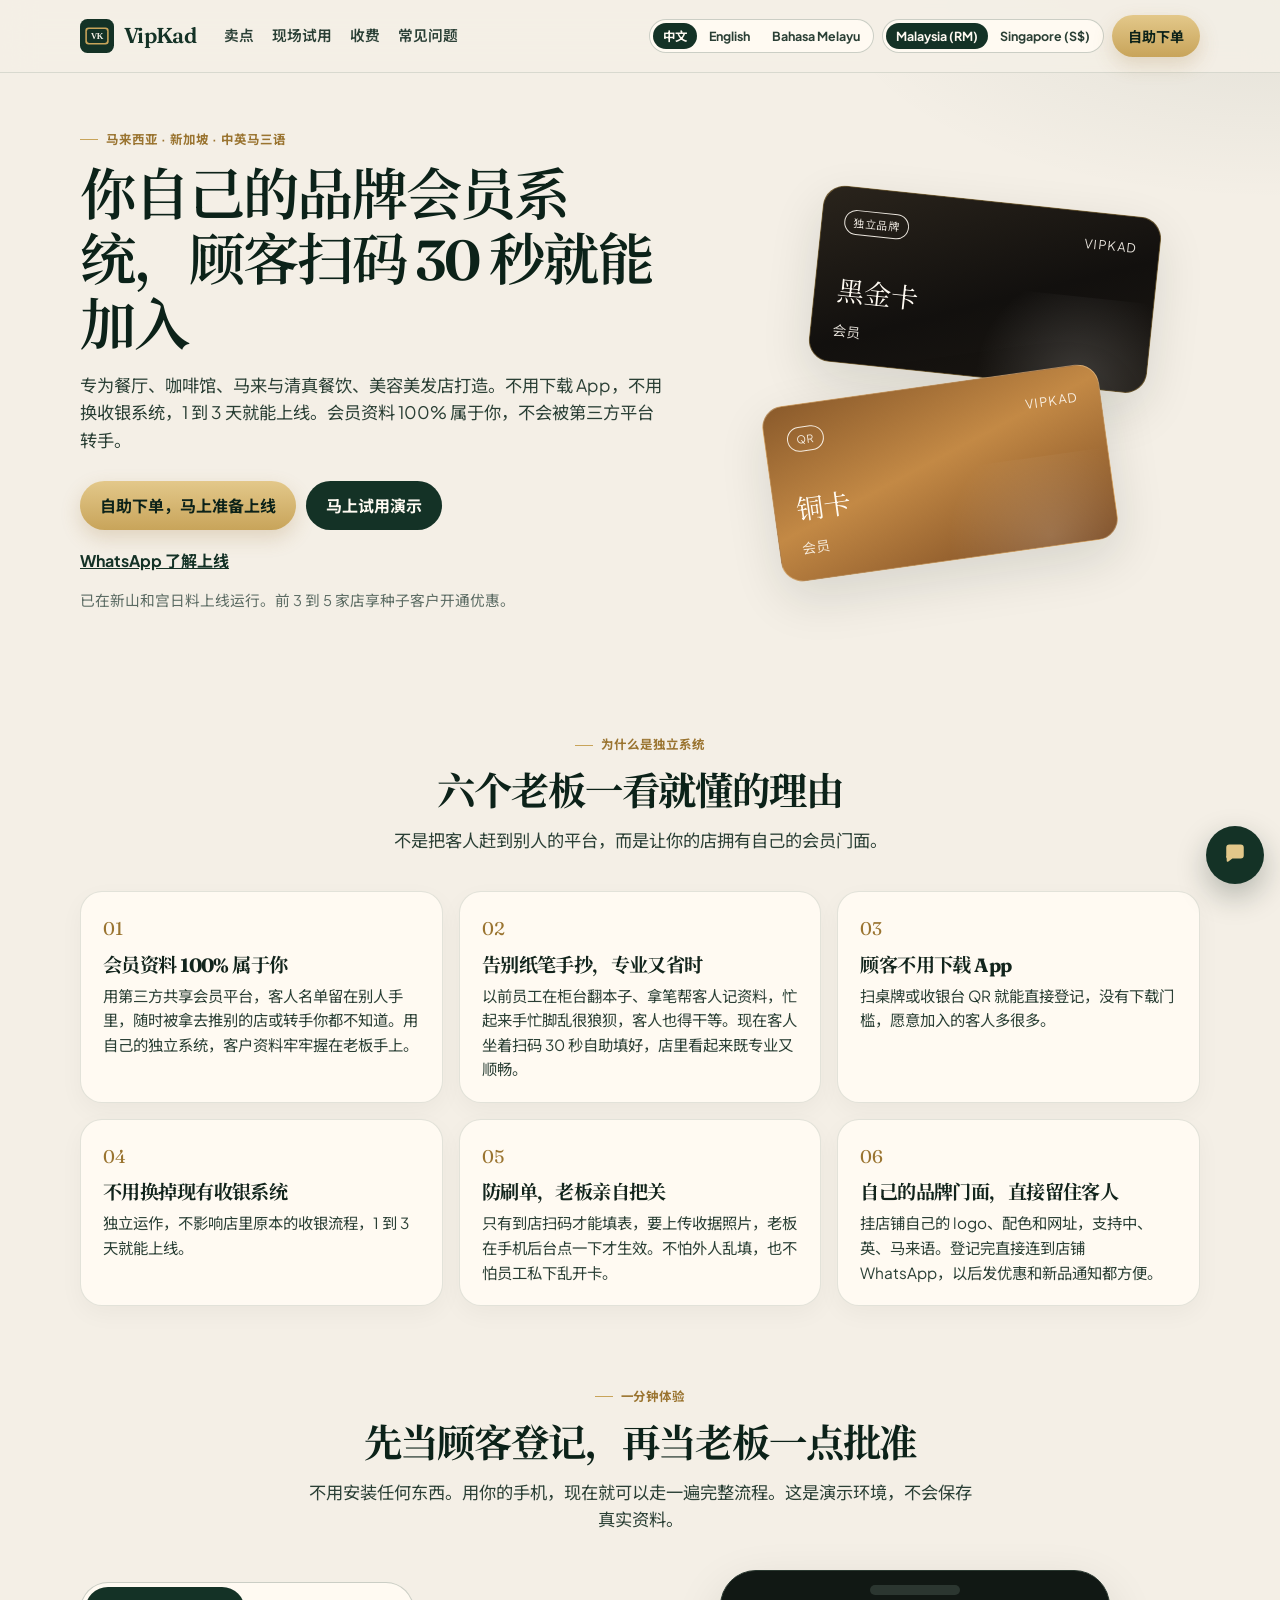
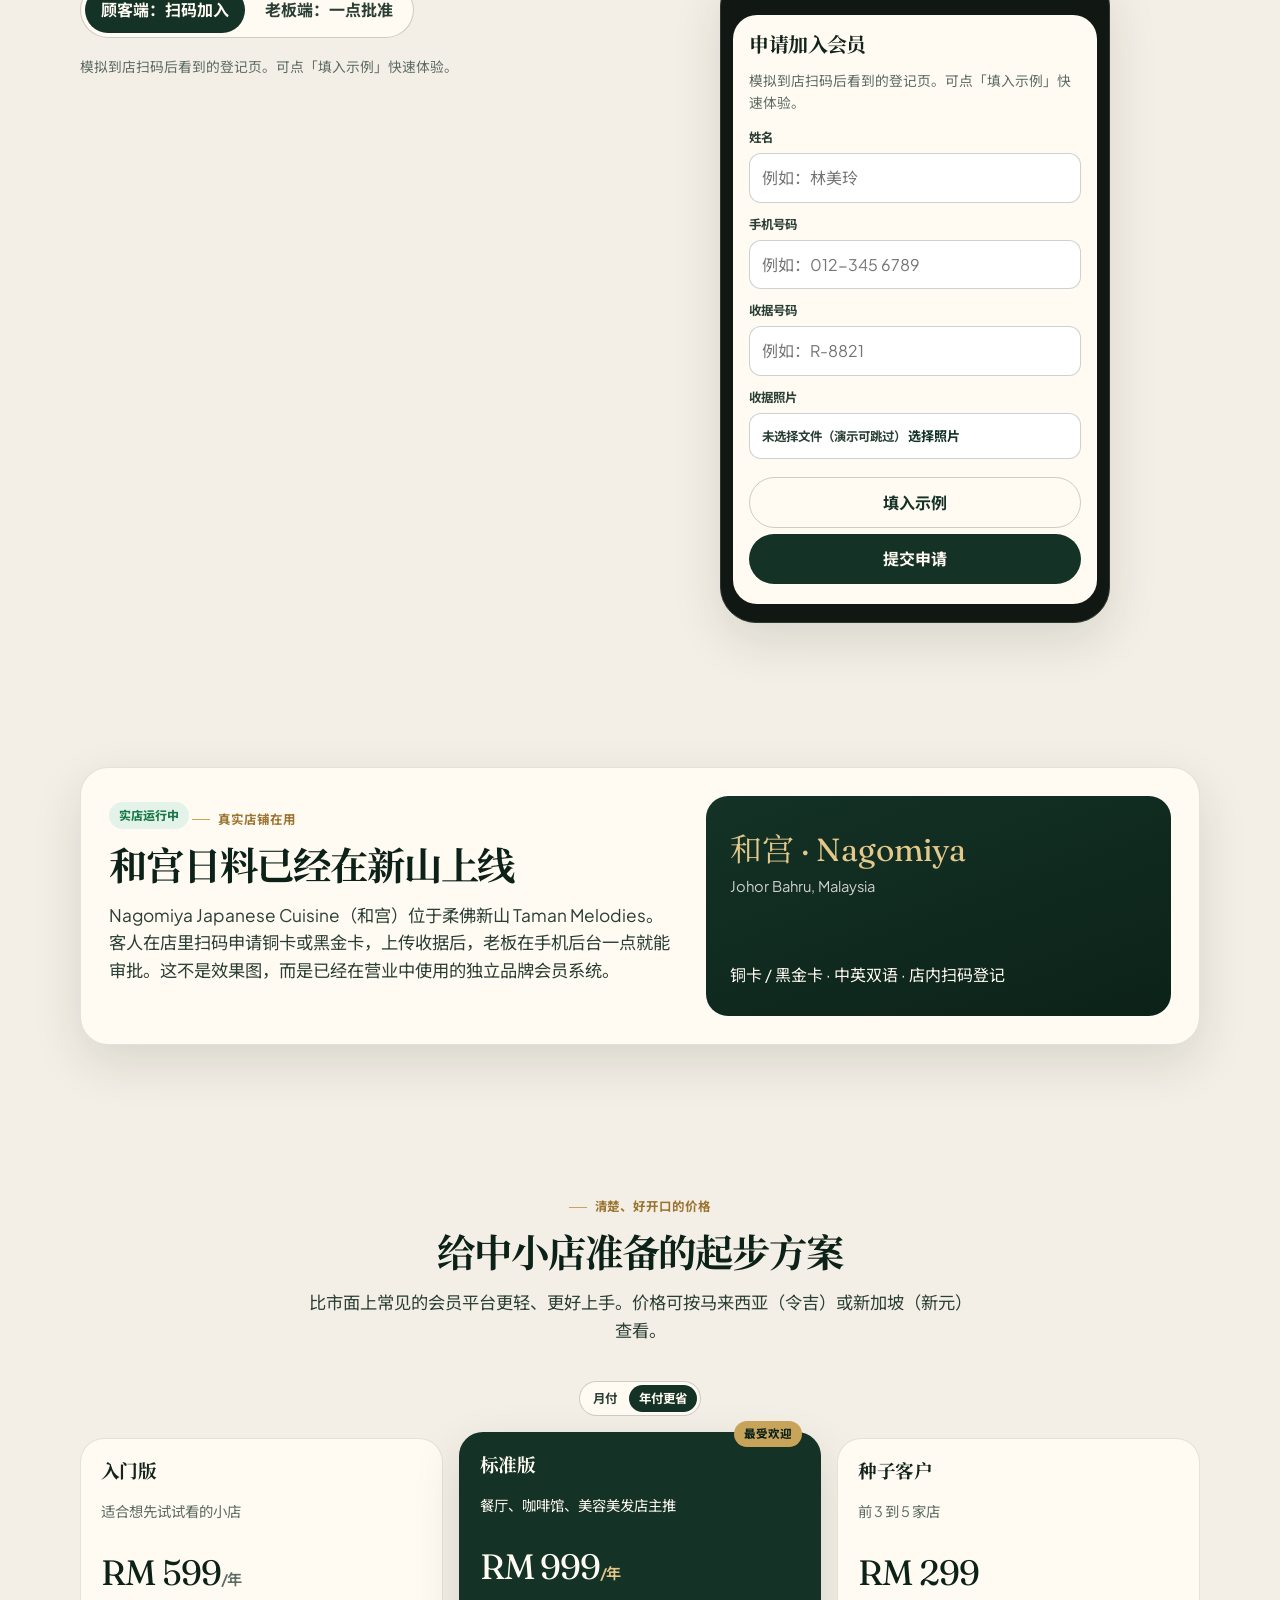
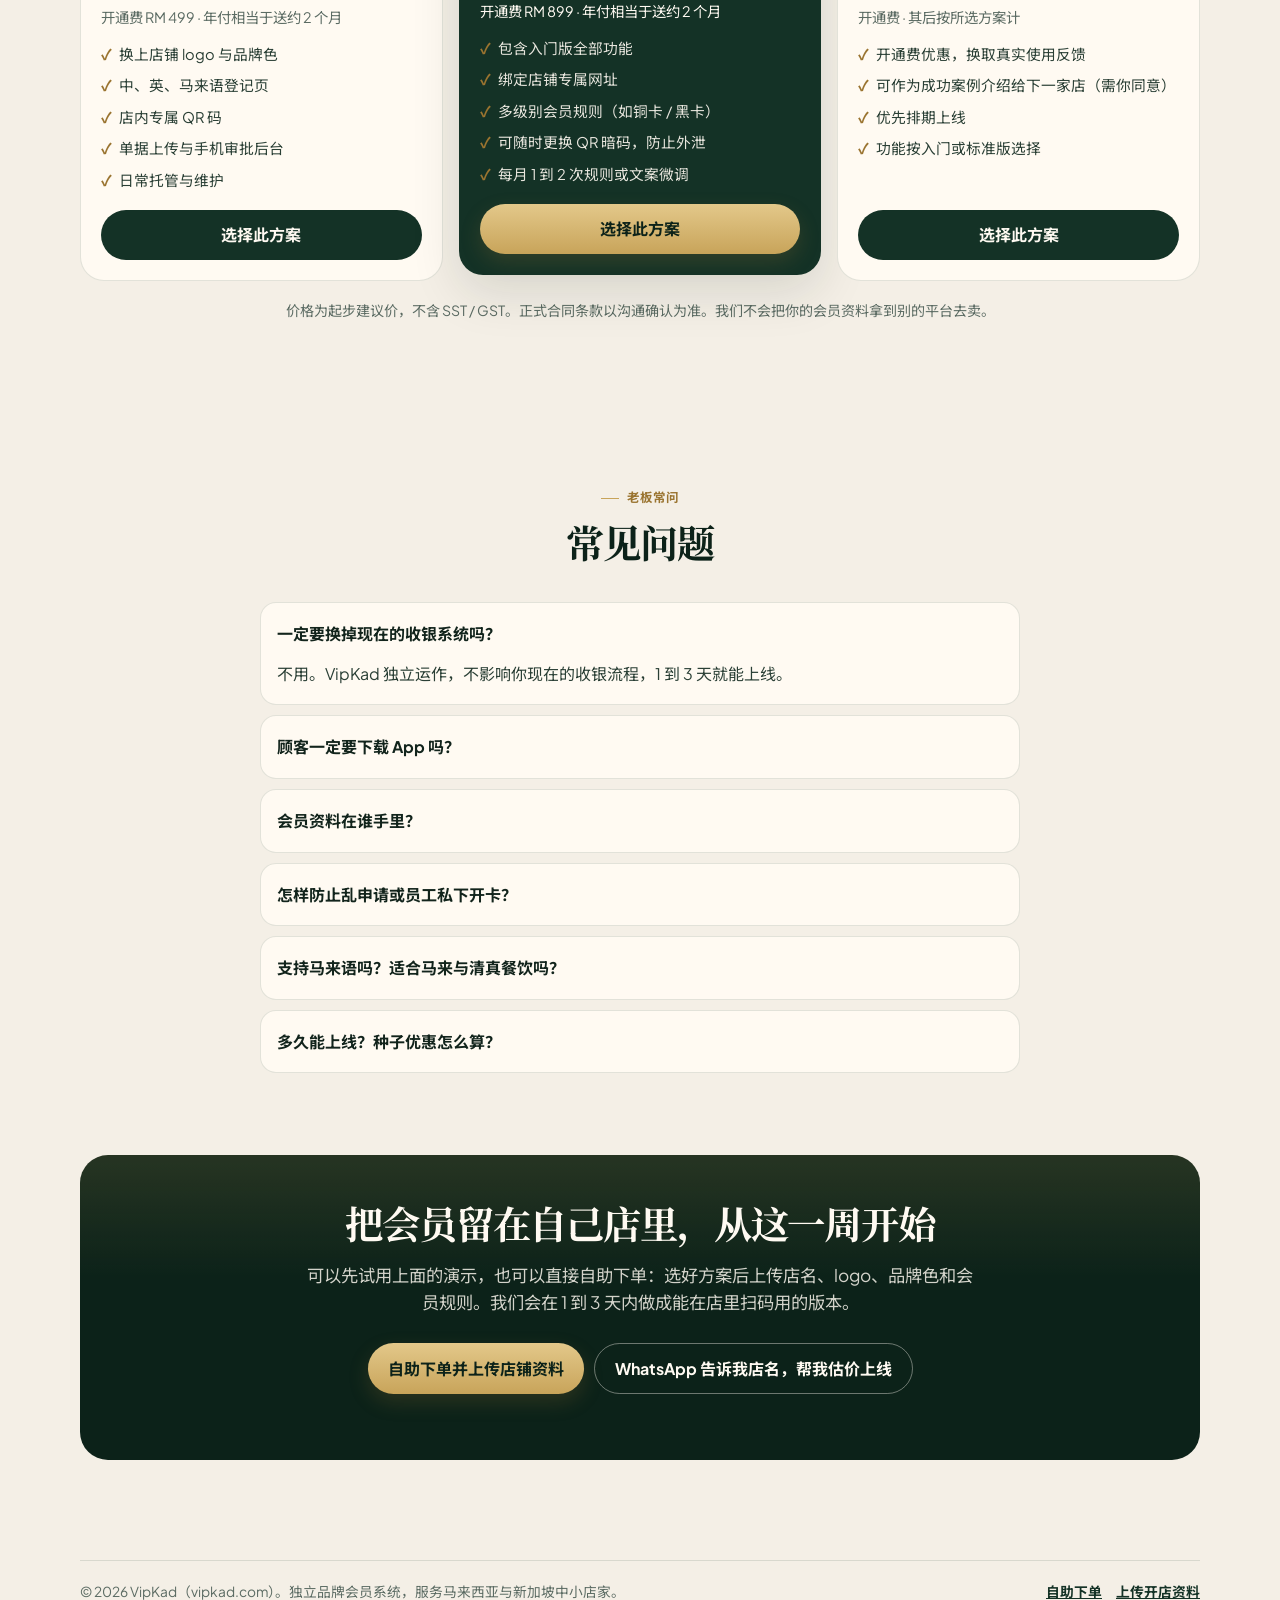
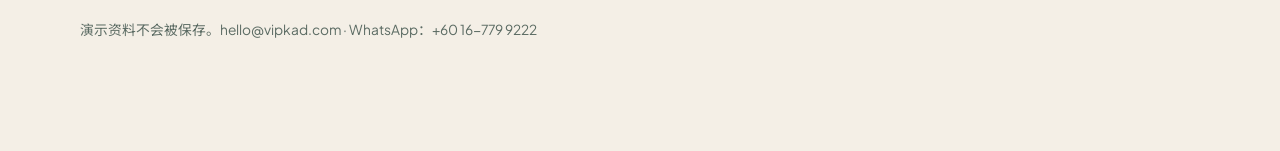
<file: index.html>
<!DOCTYPE html>
<html lang="zh-Hans">
<head>
  <meta charset="utf-8">
  <meta name="viewport" content="width=device-width, initial-scale=1">
  <title>VipKad — 独立品牌会员系统，给马来西亚与新加坡的店家</title>
  <meta name="description" content="VipKad (vipkad.com) is an own-brand membership Web App for restaurants, cafés, Malay and Halal F&B, salons and shops in Malaysia and Singapore. Chinese, English and Bahasa Melayu. No app download, no POS swap, customer data stays yours.">
  <meta name="theme-color" content="#143226">
  <link rel="icon" href="./favicon.svg" type="image/svg+xml">
  <link rel="canonical" href="https://vipkad.netlify.app/">
  <meta property="og:title" content="VipKad (vipkad.com) — Own-brand membership for Malaysia & Singapore">
  <meta property="og:description" content="Guests scan a QR and join in 30 seconds. You approve on your phone. Your data stays yours. 中文 / English / Bahasa Melayu.">
  <meta property="og:type" content="website">
  <meta property="og:image" content="./og.jpg">
  <meta name="twitter:card" content="summary_large_image">
  <link rel="preconnect" href="https://fonts.googleapis.com">
  <link rel="preconnect" href="https://fonts.gstatic.com" crossorigin>
  <link href="https://fonts.googleapis.com/css2?family=Fraunces:opsz,wght@9..144,500;9..144,620;9..144,700&family=Noto+Sans+SC:wght@400;500;700&family=Noto+Serif+SC:wght@600;700&family=Plus+Jakarta+Sans:wght@400;500;600;700;800&display=swap" rel="stylesheet">
  <link rel="stylesheet" href="./styles.css">
</head>
<body>
  <header class="header">
    <div class="wrap header-inner">
      <a class="logo" href="#top" aria-label="VipKad">
        <svg class="logo-mark" viewBox="0 0 64 64" aria-hidden="true">
          <rect width="64" height="64" rx="14" fill="#143226"/>
          <rect x="10" y="16" width="44" height="32" rx="6" fill="#C8A45A"/>
          <rect x="13" y="19" width="38" height="26" rx="4" fill="#143226"/>
          <text x="32" y="38" text-anchor="middle" font-family="Georgia, serif" font-size="16" font-weight="700" fill="#F6F1E8">VK</text>
        </svg>
        VipKad
      </a>
      <nav class="nav-links" aria-label="Primary">
        <a href="#features" data-i18n="nav_features">卖点</a>
        <a href="#demo" data-i18n="nav_demo">现场试用</a>
        <a href="#pricing" data-i18n="nav_pricing">收费</a>
        <a href="#faq" data-i18n="nav_faq">常见问题</a>
      </nav>
      <div class="header-tools">
        <div class="switcher" role="group" aria-label="Language">
          <button class="lang-btn" type="button" data-lang="zh" aria-pressed="true">中文</button>
          <button class="lang-btn" type="button" data-lang="en" aria-pressed="false">English</button>
          <button class="lang-btn" type="button" data-lang="ms" aria-pressed="false">Bahasa Melayu</button>
        </div>
        <div class="switcher" role="group" aria-label="Currency">
          <button class="cur-btn" type="button" data-currency="MYR" aria-pressed="true">Malaysia (RM)</button>
          <button class="cur-btn" type="button" data-currency="SGD" aria-pressed="false">Singapore (S$)</button>
        </div>
        <a class="btn btn-gold btn-desktop" data-order href="./order.html" data-i18n="nav_order">自助下单</a>
      </div>
    </div>
  </header>

  <main id="top">
    <section class="hero">
      <div class="wrap hero-grid">
        <div>
          <div class="kicker" data-i18n="hero_kicker">马来西亚 · 新加坡 · 中英马三语</div>
          <h1 data-i18n="hero_title">你自己的品牌会员系统，顾客扫码 30 秒就能加入</h1>
          <p class="lede" data-i18n="hero_sub">专为餐厅、咖啡馆、马来与清真餐饮、美容美发店打造。不用下载 App，不用换收银系统，1 到 3 天就能上线。会员资料 100% 属于你，不会被第三方平台转手。</p>
          <div class="hero-actions">
            <a class="btn btn-gold" data-order href="./order.html" data-i18n="hero_cta_order">自助下单，马上准备上线</a>
            <a class="btn btn-dark" href="#demo" data-i18n="hero_cta_demo">马上试用演示</a>
          </div>
          <p class="hero-wa"><a data-wa href="https://wa.me/60167799222" data-i18n="hero_cta_wa">WhatsApp 了解上线</a></p>
          <p class="trust" data-i18n="hero_trust">已在新山和宫日料上线运行。前 3 到 5 家店享种子客户开通优惠。</p>
        </div>
        <div class="stage" aria-hidden="true">
          <article class="card card-black">
            <div class="card-top"><span class="chip" data-i18n="card_owner">独立品牌</span><span>VIPKAD</span></div>
            <div class="card-name" data-i18n="card_black">黑金卡</div>
            <div class="card-meta" data-i18n="card_member">会员</div>
          </article>
          <article class="card card-bronze">
            <div class="card-top"><span class="chip">QR</span><span>VIPKAD</span></div>
            <div class="card-name" data-i18n="card_bronze">铜卡</div>
            <div class="card-meta" data-i18n="card_member">会员</div>
          </article>
        </div>
      </div>
    </section>

    <section class="section" id="features">
      <div class="wrap">
        <div class="section-head">
          <div class="kicker" data-i18n="points_kicker">为什么是独立系统</div>
          <h2 data-i18n="points_title">六个老板一看就懂的理由</h2>
          <p class="lede" data-i18n="points_sub">不是把客人赶到别人的平台，而是让你的店拥有自己的会员门面。</p>
        </div>
        <div class="grid-6">
          <article class="feature"><div class="feature-num">01</div><h3 data-i18n="p1_t">会员资料 100% 属于你</h3><p data-i18n="p1_d"></p></article>
          <article class="feature"><div class="feature-num">02</div><h3 data-i18n="p2_t">告别纸笔手抄，专业又省时</h3><p data-i18n="p2_d"></p></article>
          <article class="feature"><div class="feature-num">03</div><h3 data-i18n="p3_t">顾客不用下载 App</h3><p data-i18n="p3_d"></p></article>
          <article class="feature"><div class="feature-num">04</div><h3 data-i18n="p4_t">不用换掉现有收银系统</h3><p data-i18n="p4_d"></p></article>
          <article class="feature"><div class="feature-num">05</div><h3 data-i18n="p5_t">防刷单，老板亲自把关</h3><p data-i18n="p5_d"></p></article>
          <article class="feature"><div class="feature-num">06</div><h3 data-i18n="p6_t">自己的品牌门面，直接留住客人</h3><p data-i18n="p6_d"></p></article>
        </div>
      </div>
    </section>

    <section class="section" id="demo" style="padding-top: 0;">
      <div class="wrap">
        <div class="section-head">
          <div class="kicker" data-i18n="demo_kicker">一分钟体验</div>
          <h2 data-i18n="demo_title">先当顾客登记，再当老板一点批准</h2>
          <p class="lede" data-i18n="demo_sub">不用安装任何东西。用你的手机，现在就可以走一遍完整流程。这是演示环境，不会保存真实资料。</p>
        </div>
        <div class="demo-shell">
          <div>
            <div class="tabs" role="tablist">
              <button class="view-btn" type="button" data-view="customer" aria-pressed="true" data-i18n="tab_customer">顾客端：扫码加入</button>
              <button class="view-btn" type="button" data-view="owner" aria-pressed="false" data-i18n="tab_owner">老板端：一点批准</button>
            </div>
            <p class="hint" id="demo-side-hint" data-i18n="demo_customer_hint"></p>
          </div>
          <div class="phone">
            <div class="phone-bar"><span></span></div>
            <div class="screen">
              <div id="view-customer">
                <div id="form-panel">
                  <h3 data-i18n="demo_customer_title">申请加入会员</h3>
                  <p class="hint" data-i18n="demo_customer_hint"></p>
                  <form id="demo-form">
                    <div class="field">
                      <label for="f-name" data-i18n="demo_name">姓名</label>
                      <input id="f-name" name="name" required autocomplete="name" data-i18n-placeholder="ph_name">
                    </div>
                    <div class="field">
                      <label for="f-phone" data-i18n="demo_phone">手机号码</label>
                      <input id="f-phone" name="phone" required inputmode="tel" autocomplete="tel" data-i18n-placeholder="ph_phone">
                    </div>
                    <div class="field">
                      <label for="f-receipt" data-i18n="demo_receipt">收据号码</label>
                      <input id="f-receipt" name="receipt" required data-i18n-placeholder="ph_receipt">
                    </div>
                    <div class="field">
                      <label data-i18n="demo_photo">收据照片</label>
                      <label class="filebox">
                        <span id="photo-label" data-i18n="demo_photo_empty">未选择文件（演示可跳过）</span>
                        <strong data-i18n="demo_photo_btn">选择照片</strong>
                        <input id="f-photo" type="file" accept="image/*">
                      </label>
                    </div>
                    <button class="btn btn-ghost" id="fill-sample" type="button" data-i18n="demo_fill">填入示例</button>
                    <button class="btn btn-dark" type="submit" data-i18n="demo_submit">提交申请</button>
                  </form>
                </div>
                <div id="thanks-panel" class="success" hidden>
                  <div class="success-icon">✓</div>
                  <h3 data-i18n="demo_thanks_t">申请已送出</h3>
                  <p class="hint" data-i18n="demo_thanks_d"></p>
                  <button class="btn btn-dark" id="go-owner" type="button" data-i18n="demo_go_owner">打开老板端</button>
                  <button class="btn btn-ghost" id="try-again" type="button" data-i18n="demo_reset">再试一次</button>
                </div>
              </div>
              <div id="view-owner" hidden>
                <h3 data-i18n="demo_owner_title">待审核申请</h3>
                <p class="hint" data-i18n="demo_owner_hint"></p>
                <p class="hint" id="app-empty" data-i18n="demo_empty" hidden></p>
                <div class="app-list" id="app-list"></div>
              </div>
            </div>
          </div>
        </div>
      </div>
    </section>

    <section class="section" id="showcase">
      <div class="wrap">
        <article class="showcase">
          <div>
            <span class="showcase-tag" data-i18n="showcase_tag">实店运行中</span>
            <div class="kicker" data-i18n="showcase_kicker">真实店铺在用</div>
            <h2 data-i18n="showcase_title">和宫日料已经在新山上线</h2>
            <p class="lede" data-i18n="showcase_body"></p>
          </div>
          <div class="shop-tile">
            <div>
              <div class="jp" data-i18n="showcase_shop">和宫 · Nagomiya</div>
              <div class="place" data-i18n="showcase_place">Johor Bahru, Malaysia</div>
            </div>
            <div data-i18n="showcase_note">铜卡 / 黑金卡 · 中英双语 · 店内扫码登记</div>
          </div>
        </article>
      </div>
    </section>

    <section class="section" id="pricing">
      <div class="wrap">
        <div class="section-head">
          <div class="kicker" data-i18n="pricing_kicker">清楚、好开口的价格</div>
          <h2 data-i18n="pricing_title">给中小店准备的起步方案</h2>
          <p class="lede" data-i18n="pricing_sub">比市面上常见的会员平台更轻、更好上手。价格可按马来西亚（令吉）或新加坡（新元）查看。</p>
        </div>
        <div class="bill-toggle">
          <div class="switcher" role="group" aria-label="Billing cycle">
            <button class="bill-btn" type="button" data-bill="monthly" aria-pressed="false" data-i18n="bill_monthly">月付</button>
            <button class="bill-btn" type="button" data-bill="yearly" aria-pressed="true" data-i18n="bill_yearly">年付更省</button>
          </div>
        </div>
        <div class="plans">
          <article class="plan">
            <h3 data-i18n="plan_starter">入门版</h3>
            <p class="setup" data-i18n="plan_starter_for">适合想先试试看的小店</p>
            <div class="price"><span id="price-starter">RM 599</span><span id="per-starter">/年</span></div>
            <p class="setup" id="setup-starter">开通费 RM 499</p>
            <ul>
              <li data-i18n="f_starter_1"></li>
              <li data-i18n="f_starter_2"></li>
              <li data-i18n="f_starter_3"></li>
              <li data-i18n="f_starter_4"></li>
              <li data-i18n="f_starter_5"></li>
            </ul>
            <a class="btn btn-dark" data-order="starter" href="./order.html?plan=starter" data-i18n="plan_cta">选择此方案</a>
          </article>
          <article class="plan featured">
            <span class="rec" data-i18n="rec">最受欢迎</span>
            <h3 data-i18n="plan_standard">标准版</h3>
            <p class="setup" data-i18n="plan_standard_for">餐厅、咖啡馆、美容美发店主推</p>
            <div class="price"><span id="price-standard">RM 999</span><span id="per-standard">/年</span></div>
            <p class="setup" id="setup-standard">开通费 RM 899</p>
            <ul>
              <li data-i18n="f_standard_1"></li>
              <li data-i18n="f_standard_2"></li>
              <li data-i18n="f_standard_3"></li>
              <li data-i18n="f_standard_4"></li>
              <li data-i18n="f_standard_5"></li>
            </ul>
            <a class="btn btn-gold" data-order="standard" href="./order.html?plan=standard" data-i18n="plan_cta">选择此方案</a>
          </article>
          <article class="plan">
            <h3 data-i18n="plan_early">种子客户</h3>
            <p class="setup" data-i18n="plan_early_for">前 3 到 5 家店</p>
            <div class="price"><span id="price-early">开通费 RM 299</span><span id="per-early"></span></div>
            <p class="setup" id="setup-early">其后按所选方案计</p>
            <ul>
              <li data-i18n="f_early_1"></li>
              <li data-i18n="f_early_2"></li>
              <li data-i18n="f_early_3"></li>
              <li data-i18n="f_early_4"></li>
            </ul>
            <a class="btn btn-dark" data-order="early" href="./order.html?plan=early" data-i18n="plan_cta">选择此方案</a>
          </article>
        </div>
        <p class="pricing-note" data-i18n="pricing_note"></p>
      </div>
    </section>

    <section class="section" id="faq">
      <div class="wrap">
        <div class="section-head">
          <div class="kicker" data-i18n="faq_kicker">老板常问</div>
          <h2 data-i18n="faq_title">常见问题</h2>
        </div>
        <div class="faq">
          <details open><summary data-i18n="q1"></summary><p data-i18n="a1"></p></details>
          <details><summary data-i18n="q2"></summary><p data-i18n="a2"></p></details>
          <details><summary data-i18n="q3"></summary><p data-i18n="a3"></p></details>
          <details><summary data-i18n="q4"></summary><p data-i18n="a4"></p></details>
          <details><summary data-i18n="q5"></summary><p data-i18n="a5"></p></details>
          <details><summary data-i18n="q6"></summary><p data-i18n="a6"></p></details>
        </div>
      </div>
    </section>

    <section class="section" style="padding-top: 10px;">
      <div class="wrap">
        <div class="final">
          <h2 data-i18n="final_title">把会员留在自己店里，从这一周开始</h2>
          <p class="lede" data-i18n="final_sub"></p>
          <div class="hero-actions">
            <a class="btn btn-gold" data-order href="./order.html" data-i18n="final_btn_order">自助下单并上传店铺资料</a>
            <a class="btn btn-ghost" data-wa href="https://wa.me/60167799222" data-i18n="final_btn">WhatsApp 告诉我店名，帮我估价上线</a>
          </div>
        </div>
      </div>
    </section>
  </main>

  <footer>
    <div class="wrap footer-inner">
      <div data-i18n="footer_left"></div>
      <div class="footer-links">
        <a data-order href="./order.html" data-i18n="footer_order">自助下单</a>
        <a data-setup href="./setup.html" data-i18n="footer_setup">上传开店资料</a>
      </div>
      <div data-i18n="footer_right"></div>
    </div>
  </footer>

  <div class="sticky-wa">
    <a class="btn btn-gold" data-order href="./order.html" data-i18n="sticky_order">自助下单</a>
  </div>

  <script src="./vipkad-config.js"></script>
  <script src="./vipkad-locale.js"></script>
  <script src="./vipkad-catalog.js"></script>
  <script src="./app.js"></script>
  <script src="./vipkad-chat.js"></script>
</body>
</html>
</file>
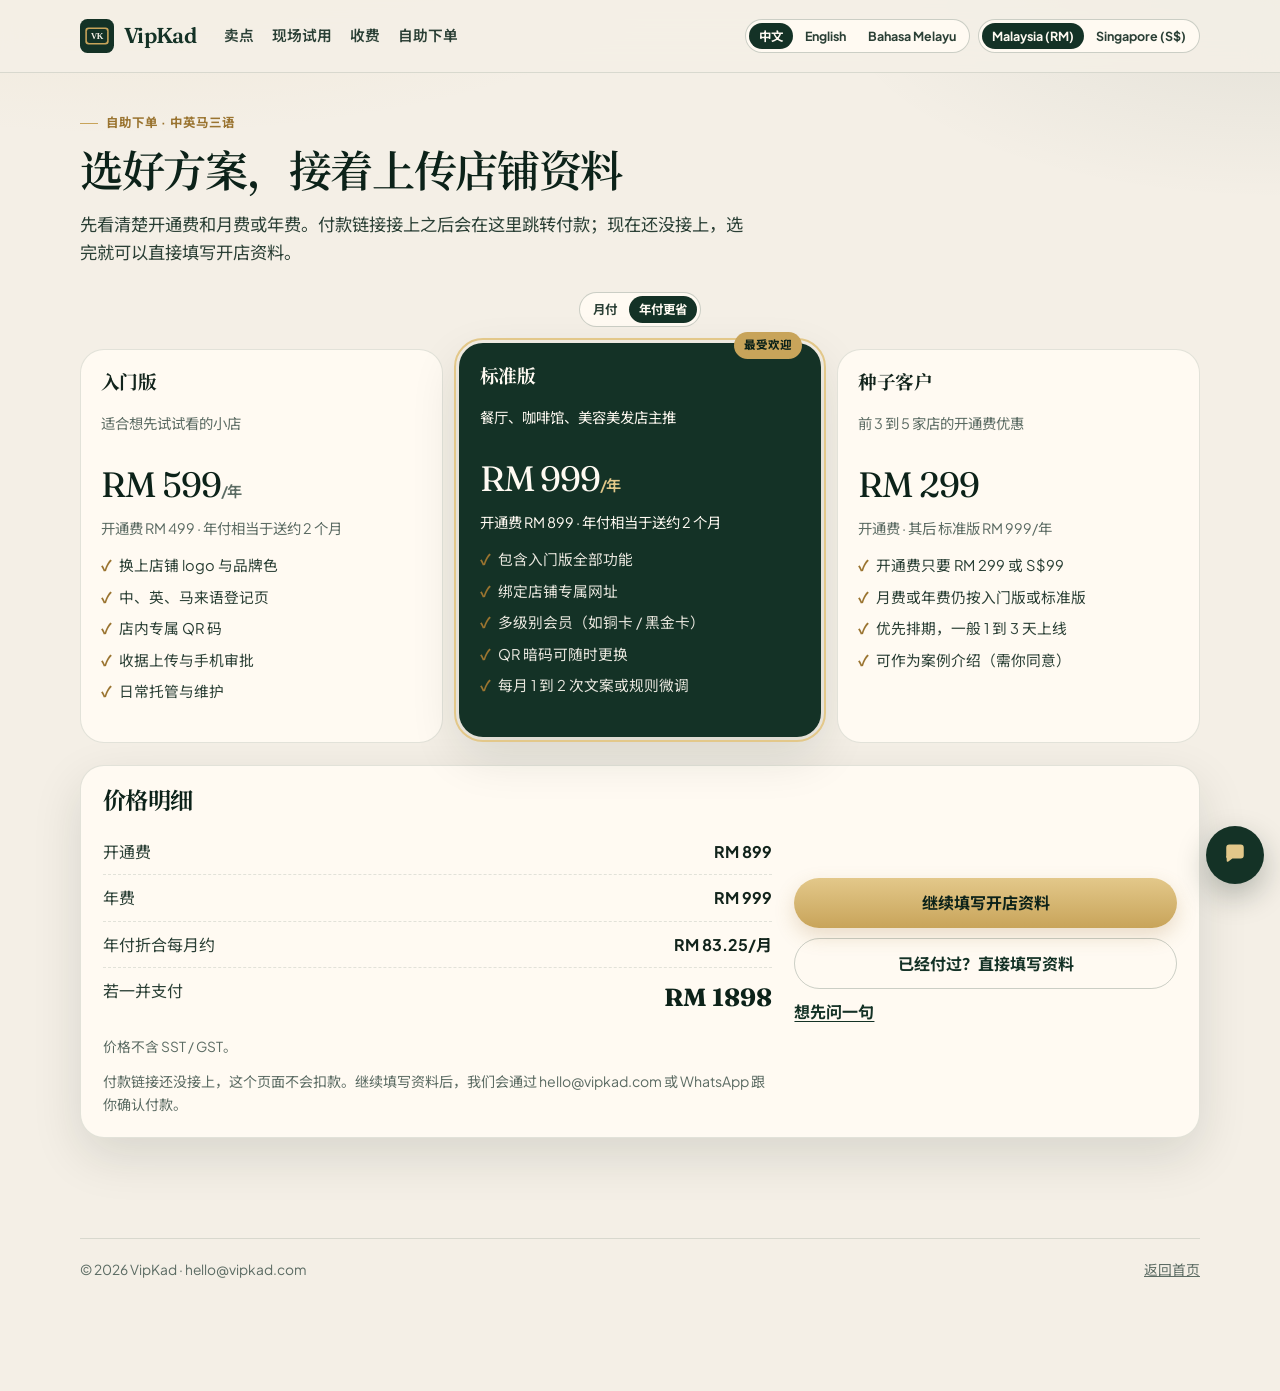
<file: order.html>
<!DOCTYPE html>
<html lang="zh-Hans">
<head>
  <meta charset="utf-8">
  <meta name="viewport" content="width=device-width, initial-scale=1">
  <title>自助下单 — VipKad</title>
  <meta name="description" content="Choose a VipKad plan for your shop in Malaysia or Singapore, see the setup fee and monthly or yearly price, then continue to onboarding.">
  <meta name="theme-color" content="#143226">
  <link rel="icon" href="./favicon.svg" type="image/svg+xml">
  <link rel="canonical" href="https://vipkad.com/order.html">
  <link rel="preconnect" href="https://fonts.googleapis.com">
  <link rel="preconnect" href="https://fonts.gstatic.com" crossorigin>
  <link href="https://fonts.googleapis.com/css2?family=Fraunces:opsz,wght@9..144,500;9..144,620;9..144,700&family=Noto+Sans+SC:wght@400;500;700&family=Noto+Serif+SC:wght@600;700&family=Plus+Jakarta+Sans:wght@400;500;600;700;800&display=swap" rel="stylesheet">
  <link rel="stylesheet" href="./styles.css">
</head>
<body class="flow-page">
  <header class="header">
    <div class="wrap header-inner">
      <a class="logo" href="./index.html" aria-label="VipKad">
        <svg class="logo-mark" viewBox="0 0 64 64" aria-hidden="true">
          <rect width="64" height="64" rx="14" fill="#143226"/>
          <rect x="10" y="16" width="44" height="32" rx="6" fill="#C8A45A"/>
          <rect x="13" y="19" width="38" height="26" rx="4" fill="#143226"/>
          <text x="32" y="38" text-anchor="middle" font-family="Georgia, serif" font-size="16" font-weight="700" fill="#F6F1E8">VK</text>
        </svg>
        VipKad
      </a>
      <nav class="nav-links" aria-label="Primary">
        <a href="./index.html#features" data-i18n="nav_features">卖点</a>
        <a href="./index.html#demo" data-i18n="nav_demo">现场试用</a>
        <a href="./index.html#pricing" data-i18n="nav_pricing">收费</a>
        <a href="./order.html" data-i18n="nav_order" aria-current="page">自助下单</a>
      </nav>
      <div class="header-tools">
        <div class="switcher" role="group" aria-label="Language">
          <button class="lang-btn" type="button" data-lang="zh" aria-pressed="true">中文</button>
          <button class="lang-btn" type="button" data-lang="en" aria-pressed="false">English</button>
          <button class="lang-btn" type="button" data-lang="ms" aria-pressed="false">Bahasa Melayu</button>
        </div>
        <div class="switcher" role="group" aria-label="Currency">
          <button class="cur-btn" type="button" data-currency="MYR" aria-pressed="true">Malaysia (RM)</button>
          <button class="cur-btn" type="button" data-currency="SGD" aria-pressed="false">Singapore (S$)</button>
        </div>
      </div>
    </div>
  </header>

  <main>
    <section class="section flow-intro">
      <div class="wrap">
        <p class="kicker" data-i18n="order_kicker">自助下单 · 中英马三语</p>
        <h1 data-i18n="order_title">选好方案，接着上传店铺资料</h1>
        <p class="lede" data-i18n="order_sub">先看清楚开通费和月费或年费。付款链接接上之后会在这里跳转付款；现在还没接上，选完就可以直接填写开店资料。</p>

        <div class="bill-toggle">
          <div class="switcher" role="group" aria-label="Billing cycle">
            <button class="bill-btn" type="button" data-bill="monthly" aria-pressed="false" data-i18n="bill_monthly_long">月付</button>
            <button class="bill-btn" type="button" data-bill="yearly" aria-pressed="true" data-i18n="bill_yearly_long">年付更省</button>
          </div>
        </div>

        <div class="plans" role="radiogroup" aria-label="Plan">
          <article class="plan" role="radio" tabindex="0" aria-checked="false" data-plan="starter">
            <h3 data-i18n="plan_starter">入门版</h3>
            <p class="setup" data-i18n="plan_starter_for">适合想先试试看的小店</p>
            <div class="price"><span data-price="starter">RM 599</span><span data-per="starter">/年</span></div>
            <p class="setup" data-setup="starter">开通费 RM 499</p>
            <ul>
              <li data-i18n="f_starter_1"></li>
              <li data-i18n="f_starter_2"></li>
              <li data-i18n="f_starter_3"></li>
              <li data-i18n="f_starter_4"></li>
              <li data-i18n="f_starter_5"></li>
            </ul>
          </article>
          <article class="plan featured is-selected" role="radio" tabindex="0" aria-checked="true" data-plan="standard">
            <span class="rec" data-i18n="rec">最受欢迎</span>
            <h3 data-i18n="plan_standard">标准版</h3>
            <p class="setup" data-i18n="plan_standard_for">餐厅、咖啡馆、美容美发店主推</p>
            <div class="price"><span data-price="standard">RM 999</span><span data-per="standard">/年</span></div>
            <p class="setup" data-setup="standard">开通费 RM 899</p>
            <ul>
              <li data-i18n="f_standard_1"></li>
              <li data-i18n="f_standard_2"></li>
              <li data-i18n="f_standard_3"></li>
              <li data-i18n="f_standard_4"></li>
              <li data-i18n="f_standard_5"></li>
            </ul>
          </article>
          <article class="plan" role="radio" tabindex="0" aria-checked="false" data-plan="early">
            <h3 data-i18n="plan_early">种子客户</h3>
            <p class="setup" data-i18n="plan_early_for">前 3 到 5 家店的开通费优惠</p>
            <div class="price"><span data-price="early">开通费 RM 299</span><span data-per="early"></span></div>
            <p class="setup" data-setup="early">其后按所选方案计</p>
            <ul>
              <li data-i18n="f_early_1"></li>
              <li data-i18n="f_early_2"></li>
              <li data-i18n="f_early_3"></li>
              <li data-i18n="f_early_4"></li>
            </ul>
          </article>
        </div>

        <section class="breakdown" aria-live="polite">
          <div>
            <h2 data-i18n="breakdown_title">价格明细</h2>
            <div class="tier-switch" id="tier-switch" hidden>
              <span data-i18n="early_tier_label">优惠之后，月费 / 年费按</span>
              <div class="switcher" role="group" aria-label="Ongoing plan">
                <button type="button" data-tier="starter" aria-pressed="false">入门版</button>
                <button type="button" data-tier="standard" aria-pressed="true">标准版</button>
              </div>
            </div>
            <dl class="breakdown-lines" id="breakdown-lines"></dl>
            <p class="pricing-note left" id="pay-note"></p>
          </div>
          <div class="breakdown-actions">
            <button class="btn btn-gold" id="continue-order" type="button" data-i18n="setup_cta">继续填写开店资料</button>
            <a class="btn btn-ghost" id="already-paid" href="./setup.html" data-i18n="already_paid">已经付过？直接填写资料</a>
            <a class="text-link" data-wa href="https://wa.me/60167799222" data-i18n="wa_ask">想先问一句</a>
          </div>
        </section>
      </div>
    </section>
  </main>

  <footer>
    <div class="wrap footer-inner">
      <div>© 2026 VipKad · hello@vipkad.com</div>
      <a href="./index.html" data-i18n="back_home">返回首页</a>
    </div>
  </footer>

  <div class="flow-sticky">
    <div class="flow-sticky-copy">
      <strong id="sticky-total">RM 899 + RM 999</strong>
      <span id="sticky-sub"></span>
    </div>
    <button class="btn btn-gold" id="sticky-continue" type="button" data-i18n="sticky_continue">继续</button>
  </div>

  <noscript>
    <p class="wrap">VipKad order needs JavaScript. Email hello@vipkad.com and we’ll set the shop up with you.</p>
  </noscript>

  <script src="./vipkad-config.js"></script>
  <script src="./vipkad-locale.js"></script>
  <script src="./vipkad-catalog.js"></script>
  <script src="./vipkad-flow-i18n.js"></script>
  <script src="./order.js"></script>
  <script src="./vipkad-chat.js"></script>
</body>
</html>
</file>
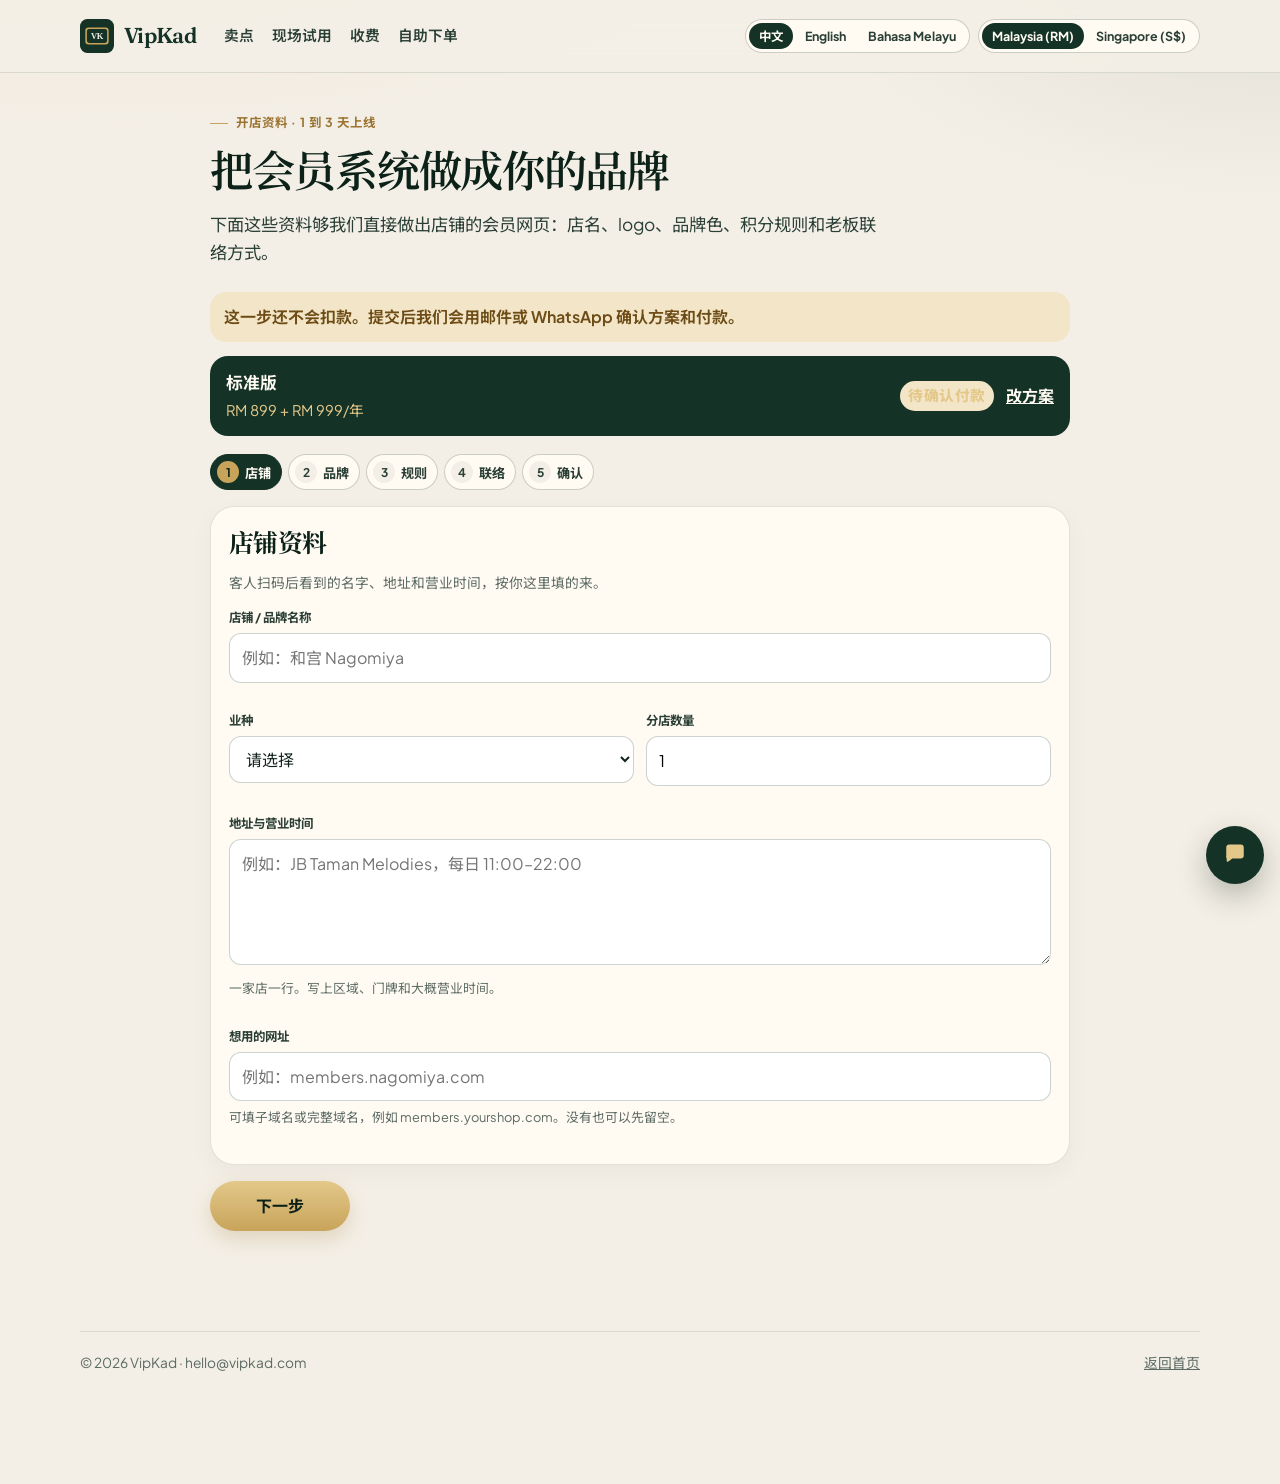
<file: setup.html>
<!DOCTYPE html>
<html lang="zh-Hans">
<head>
  <meta charset="utf-8">
  <meta name="viewport" content="width=device-width, initial-scale=1">
  <title>上传开店资料 — VipKad</title>
  <meta name="description" content="Send VipKad your shop name, logo, brand colour, membership rules and owner contact so we can build your membership Web App.">
  <meta name="theme-color" content="#143226">
  <link rel="icon" href="./favicon.svg" type="image/svg+xml">
  <link rel="canonical" href="https://vipkad.com/setup.html">
  <link rel="preconnect" href="https://fonts.googleapis.com">
  <link rel="preconnect" href="https://fonts.gstatic.com" crossorigin>
  <link href="https://fonts.googleapis.com/css2?family=Fraunces:opsz,wght@9..144,500;9..144,620;9..144,700&family=Noto+Sans+SC:wght@400;500;700&family=Noto+Serif+SC:wght@600;700&family=Plus+Jakarta+Sans:wght@400;500;600;700;800&display=swap" rel="stylesheet">
  <link rel="stylesheet" href="./styles.css">
</head>
<body class="flow-page">
  <header class="header">
    <div class="wrap header-inner">
      <a class="logo" href="./index.html" aria-label="VipKad">
        <svg class="logo-mark" viewBox="0 0 64 64" aria-hidden="true">
          <rect width="64" height="64" rx="14" fill="#143226"/>
          <rect x="10" y="16" width="44" height="32" rx="6" fill="#C8A45A"/>
          <rect x="13" y="19" width="38" height="26" rx="4" fill="#143226"/>
          <text x="32" y="38" text-anchor="middle" font-family="Georgia, serif" font-size="16" font-weight="700" fill="#F6F1E8">VK</text>
        </svg>
        VipKad
      </a>
      <nav class="nav-links" aria-label="Primary">
        <a href="./index.html#features" data-i18n="nav_features">卖点</a>
        <a href="./index.html#demo" data-i18n="nav_demo">现场试用</a>
        <a href="./index.html#pricing" data-i18n="nav_pricing">收费</a>
        <a href="./order.html" data-i18n="nav_order">自助下单</a>
      </nav>
      <div class="header-tools">
        <div class="switcher" role="group" aria-label="Language">
          <button class="lang-btn" type="button" data-lang="zh" aria-pressed="true">中文</button>
          <button class="lang-btn" type="button" data-lang="en" aria-pressed="false">English</button>
          <button class="lang-btn" type="button" data-lang="ms" aria-pressed="false">Bahasa Melayu</button>
        </div>
        <div class="switcher" role="group" aria-label="Currency">
          <button class="cur-btn" type="button" data-currency="MYR" aria-pressed="true">Malaysia (RM)</button>
          <button class="cur-btn" type="button" data-currency="SGD" aria-pressed="false">Singapore (S$)</button>
        </div>
      </div>
    </div>
  </header>

  <main class="section flow-intro">
    <div class="wrap flow-wrap">
      <div id="setup-intro">
        <p class="kicker" data-i18n="setup_kicker">开店资料 · 1 到 3 天上线</p>
        <h1 data-i18n="setup_title">把会员系统做成你的品牌</h1>
        <p class="lede" data-i18n="setup_sub">下面这些资料够我们直接做出店铺的会员网页：店名、logo、品牌色、积分规则和老板联络方式。</p>
      </div>

      <div class="notice" id="paid-notice"></div>

      <aside class="order-summary" id="order-summary">
        <div>
          <strong id="summary-plan">标准版</strong>
          <span id="summary-price">RM 899 + RM 999/年</span>
        </div>
        <div class="order-summary-side">
          <span class="badge" id="summary-status">待确认付款</span>
          <a id="change-plan" href="./order.html" data-i18n="change_plan">改方案</a>
        </div>
      </aside>

      <form id="setup-form" novalidate>
        <div class="hp" aria-hidden="true">
          <label>Company<input name="_honey" tabindex="-1" autocomplete="off"></label>
        </div>

        <ol class="stepper" id="stepper">
          <li><button type="button" data-goto="0"><span>1</span><em data-i18n="step_biz">店铺</em></button></li>
          <li><button type="button" data-goto="1"><span>2</span><em data-i18n="step_brand">品牌</em></button></li>
          <li><button type="button" data-goto="2"><span>3</span><em data-i18n="step_rules">规则</em></button></li>
          <li><button type="button" data-goto="3"><span>4</span><em data-i18n="step_owner">联络</em></button></li>
          <li><button type="button" data-goto="4"><span>5</span><em data-i18n="step_review">确认</em></button></li>
        </ol>

        <p class="form-alert" id="form-alert" hidden></p>

        <section class="step-panel" data-step="0">
          <h2 data-i18n="biz_title">店铺资料</h2>
          <p class="hint" data-i18n="biz_lead"></p>
          <div class="field" data-field="shop">
            <label for="shop-name" data-i18n="shop_name">店铺 / 品牌名称</label>
            <input id="shop-name" name="shopName" autocomplete="organization" maxlength="80" data-i18n-placeholder="ph_shop">
            <p class="err" id="err-shop"></p>
          </div>
          <div class="split">
            <div class="field" data-field="category">
              <label for="category" data-i18n="category">业种</label>
              <select id="category" name="category">
                <option value="" data-i18n="cat_placeholder">请选择</option>
                <option value="fnb" data-i18n="cat_fnb">餐厅餐饮</option>
                <option value="cafe" data-i18n="cat_cafe">咖啡馆</option>
                <option value="halal" data-i18n="cat_halal">马来 / 清真餐饮</option>
                <option value="beauty" data-i18n="cat_beauty">美容美发</option>
                <option value="retail" data-i18n="cat_retail">零售</option>
                <option value="other" data-i18n="cat_other">其他</option>
              </select>
              <p class="err" id="err-category"></p>
            </div>
            <div class="field" data-field="outlets">
              <label for="outlets" data-i18n="outlets">分店数量</label>
              <input id="outlets" name="outlets" type="number" min="1" max="200" step="1" value="1" inputmode="numeric">
              <p class="err" id="err-outlets"></p>
            </div>
          </div>
          <div class="field" id="other-wrap" data-field="other" hidden>
            <label for="category-other" data-i18n="other_detail">其他业种，请说明</label>
            <input id="category-other" name="categoryOther" maxlength="80" data-i18n-placeholder="ph_other">
            <p class="err" id="err-other"></p>
          </div>
          <div class="field" data-field="address">
            <label for="address" data-i18n="address">地址与营业时间</label>
            <textarea id="address" name="address" rows="4" data-i18n-placeholder="ph_address"></textarea>
            <p class="field-hint" data-i18n="address_hint"></p>
            <p class="err" id="err-address"></p>
          </div>
          <div class="field" data-field="domain">
            <label for="domain" data-i18n="domain">想用的网址</label>
            <input id="domain" name="domain" maxlength="80" autocapitalize="off" spellcheck="false" data-i18n-placeholder="ph_domain">
            <p class="field-hint" data-i18n="domain_hint"></p>
            <p class="err" id="err-domain"></p>
          </div>
        </section>

        <section class="step-panel" data-step="1" hidden>
          <h2 data-i18n="brand_title">品牌资产</h2>
          <p class="hint" data-i18n="brand_lead"></p>
          <div class="brand-grid">
            <div>
              <div class="field" data-field="logo">
                <label for="logo-input" data-i18n="logo">店铺 logo</label>
                <div class="upload-row">
                  <img id="logo-preview" alt="" hidden>
                  <label class="filebox">
                    <span id="logo-name" data-i18n="no_file">尚未选择</span>
                    <strong data-i18n="choose_file">选择文件</strong>
                    <input id="logo-input" name="logo" type="file" accept="image/png,image/jpeg,image/svg+xml,.png,.jpg,.jpeg,.svg">
                  </label>
                </div>
                <button class="text-link" id="logo-remove" type="button" hidden data-i18n="remove_file">移除</button>
                <p class="field-hint" data-i18n="logo_hint"></p>
                <p class="err" id="err-logo"></p>
              </div>
              <div class="field" data-field="hero">
                <label for="hero-input" data-i18n="hero">店面或主视觉图片（可选）</label>
                <div class="upload-row">
                  <img id="hero-preview" alt="" hidden>
                  <label class="filebox">
                    <span id="hero-name" data-i18n="no_file">尚未选择</span>
                    <strong data-i18n="choose_file">选择文件</strong>
                    <input id="hero-input" name="hero" type="file" accept="image/png,image/jpeg,image/svg+xml,.png,.jpg,.jpeg,.svg">
                  </label>
                </div>
                <button class="text-link" id="hero-remove" type="button" hidden data-i18n="remove_file">移除</button>
                <p class="field-hint" data-i18n="hero_hint"></p>
                <p class="err" id="err-hero"></p>
              </div>
              <div class="field" data-field="color">
                <label for="color-hex" data-i18n="color">品牌主色</label>
                <div class="swatches" id="swatches" role="listbox" aria-label="Presets"></div>
                <div class="color-row">
                  <input id="color-picker" type="color" value="#143226" aria-label="Color picker">
                  <input id="color-hex" name="color" value="#143226" maxlength="7" spellcheck="false" autocapitalize="off" inputmode="text">
                </div>
                <p class="err" id="err-color"></p>
              </div>
            </div>
            <aside class="preview-aside">
              <p class="field-hint" data-i18n="card_preview">会员卡预览</p>
              <article class="mini-card" id="brand-card">
                <div class="mini-card-top">
                  <img id="card-logo" alt="" hidden>
                  <span class="mini-mark" id="card-mark">VK</span>
                  <span id="card-brand">VipKad</span>
                </div>
                <div class="mini-card-tier" id="card-tier">VIP</div>
                <div class="mini-card-meta"><span id="card-shop"></span> · <span id="card-meta" data-i18n="card_member">会员</span></div>
              </article>
            </aside>
          </div>
        </section>

        <section class="step-panel" data-step="2" hidden>
          <h2 data-i18n="rules_title">会员规则</h2>
          <p class="hint" data-i18n="rules_lead"></p>
          <div class="field" data-field="points">
            <label for="points" data-i18n="points">积分怎么算</label>
            <input id="points" name="points" maxlength="120">
            <p class="err" id="err-points"></p>
          </div>
          <div class="split">
            <div class="field" data-field="welcome">
              <label for="welcome" data-i18n="welcome">新会员见面礼</label>
              <input id="welcome" name="welcome" maxlength="160" data-i18n-placeholder="ph_welcome">
              <p class="err" id="err-welcome"></p>
            </div>
            <div class="field" data-field="birthday">
              <label for="birthday" data-i18n="birthday">生日奖励</label>
              <input id="birthday" name="birthday" maxlength="160" data-i18n-placeholder="ph_birthday">
              <p class="err" id="err-birthday"></p>
            </div>
          </div>
          <div class="field" data-field="rewards">
            <label for="rewards" data-i18n="rewards">可兑换的奖品示例</label>
            <textarea id="rewards" name="rewards" rows="4" data-i18n-placeholder="ph_rewards"></textarea>
            <p class="field-hint" data-i18n="rewards_hint"></p>
            <p class="err" id="err-rewards"></p>
          </div>
          <fieldset class="field checks" data-field="antifraud">
            <legend data-i18n="antifraud">防刷单方式</legend>
            <p class="field-hint" data-i18n="antifraud_hint"></p>
            <label class="check"><input type="checkbox" name="antifraud" value="qr" checked><span data-i18n="af_qr"></span></label>
            <label class="check"><input type="checkbox" name="antifraud" value="receipt" checked><span data-i18n="af_receipt"></span></label>
            <label class="check"><input type="checkbox" name="antifraud" value="approval" checked><span data-i18n="af_approval"></span></label>
            <p class="err" id="err-antifraud"></p>
          </fieldset>
        </section>

        <section class="step-panel" data-step="3" hidden>
          <h2 data-i18n="owner_title">老板联络方式</h2>
          <p class="hint" data-i18n="owner_lead"></p>
          <div class="field" data-field="owner">
            <label for="owner-name" data-i18n="owner_name">老板姓名</label>
            <input id="owner-name" name="ownerName" autocomplete="name" maxlength="80" data-i18n-placeholder="ph_owner">
            <p class="err" id="err-owner"></p>
          </div>
          <div class="split">
            <div class="field" data-field="whatsapp">
              <label for="whatsapp" data-i18n="owner_wa">WhatsApp 号码</label>
              <input id="whatsapp" name="whatsapp" type="tel" inputmode="tel" autocomplete="tel" maxlength="20" data-i18n-placeholder="ph_wa">
              <p class="err" id="err-whatsapp"></p>
            </div>
            <div class="field" data-field="email">
              <label for="email" data-i18n="owner_email">邮箱</label>
              <input id="email" name="email" type="email" autocomplete="email" maxlength="120" data-i18n-placeholder="ph_email">
              <p class="err" id="err-email"></p>
            </div>
          </div>
          <fieldset class="field" data-field="language">
            <legend data-i18n="owner_lang">希望我们用哪种语言联络</legend>
            <div class="choice-row">
              <label class="choice"><input type="radio" name="ownerLang" value="zh"><span data-i18n="lang_zh">中文</span></label>
              <label class="choice"><input type="radio" name="ownerLang" value="en"><span data-i18n="lang_en">English</span></label>
              <label class="choice"><input type="radio" name="ownerLang" value="ms"><span data-i18n="lang_ms">Bahasa Melayu</span></label>
            </div>
            <p class="err" id="err-language"></p>
          </fieldset>
        </section>

        <section class="step-panel" data-step="4" hidden>
          <h2 data-i18n="review_title">确认后送出</h2>
          <p class="hint" data-i18n="review_lead"></p>
          <div id="review-list" class="review-list"></div>
        </section>

        <div class="step-nav" id="step-nav">
          <button class="btn btn-ghost" id="step-back" type="button" data-i18n="back">上一步</button>
          <button class="btn btn-gold" id="step-next" type="button" data-i18n="next">下一步</button>
          <button class="btn btn-gold" id="submit-brief" type="submit" hidden data-i18n="submit">送出开店资料</button>
        </div>
      </form>

      <section id="confirm-panel" hidden>
        <p class="kicker" data-i18n="confirm_kicker">资料已收下</p>
        <h2 id="confirm-heading" data-i18n="confirm_title">我们开始为你准备会员网页</h2>
        <p class="lede" id="confirm-body"></p>
        <p class="ref-label" data-i18n="confirm_ref">订单编号</p>
        <p class="ref-id" id="reference-id"></p>
        <div class="hero-actions">
          <button class="btn btn-dark" id="download-brief" type="button" data-i18n="download">下载资料备份 JSON</button>
          <button class="btn btn-ghost" id="copy-ref" type="button" data-i18n="copy_ref">复制编号</button>
          <a class="btn btn-gold" id="wa-followup" href="https://wa.me/60167799222" data-i18n="wa_followup">用 WhatsApp 发送编号</a>
        </div>
        <button class="text-link" id="edit-again" type="button" data-i18n="another">返回修改</button>
      </section>
    </div>
  </main>

  <footer>
    <div class="wrap footer-inner">
      <div>© 2026 VipKad · hello@vipkad.com</div>
      <a href="./index.html" data-i18n="back_home">返回首页</a>
    </div>
  </footer>

  <div class="flow-sticky" id="setup-sticky">
    <button class="btn btn-ghost" id="sticky-back" type="button" data-i18n="back">上一步</button>
    <button class="btn btn-gold" id="sticky-next" type="button" data-i18n="next">下一步</button>
  </div>

  <noscript>
    <p class="wrap">Email your shop brief to hello@vipkad.com and we’ll set up the membership page with you.</p>
  </noscript>

  <script src="./vipkad-config.js"></script>
  <script src="./vipkad-locale.js"></script>
  <script src="./vipkad-catalog.js"></script>
  <script src="./vipkad-flow-i18n.js"></script>
  <script src="./setup.js"></script>
  <script src="./vipkad-chat.js"></script>
</body>
</html>
</file>
<file: styles.css>
/* VipKad — own-brand membership for MY & SG */
:root {
  --ink: #12241c;
  --ink-soft: #2a3f35;
  --green: #143226;
  --green-deep: #0c2219;
  --green-mid: #1e4a38;
  --gold: #c8a45a;
  --gold-soft: #e3c88a;
  --gold-deep: #9a7430;
  --cream: #f4efe6;
  --paper: #fffaf2;
  --paper-2: #f8f2e8;
  --line: rgba(20, 50, 38, 0.12);
  --line-strong: rgba(20, 50, 38, 0.22);
  --muted: #5b6b63;
  --ok: #1c7a4a;
  --danger: #9b3b2e;
  --shadow: 0 18px 50px rgba(18, 36, 28, 0.12);
  --radius: 22px;
  --font-display: "Fraunces", "Noto Serif SC", "Songti SC", serif;
  --font-ui: "Plus Jakarta Sans", "Noto Sans SC", "Noto Sans Malayalam", "PingFang SC", sans-serif;
  --max: 1120px;
}

*, *::before, *::after { box-sizing: border-box; }
html { scroll-behavior: smooth; }
html, body { margin: 0; padding: 0; }
body {
  font-family: var(--font-ui);
  color: var(--ink);
  background:
    radial-gradient(1200px 500px at 10% -10%, rgba(200, 164, 90, 0.14), transparent 55%),
    radial-gradient(900px 400px at 100% 0%, rgba(20, 50, 38, 0.08), transparent 50%),
    var(--cream);
  line-height: 1.6;
  min-height: 100%;
  text-rendering: optimizeLegibility;
  -webkit-font-smoothing: antialiased;
}
img, svg { display: block; max-width: 100%; }
button, input { font: inherit; }
a { color: inherit; }

.wrap { width: min(var(--max), calc(100% - 32px)); margin: 0 auto; }

/* Header */
.header {
  position: sticky;
  top: 0;
  z-index: 40;
  backdrop-filter: blur(16px);
  background: rgba(244, 239, 230, 0.88);
  border-bottom: 1px solid var(--line);
}
.header-inner {
  display: flex;
  align-items: center;
  gap: 16px;
  min-height: 72px;
}
.logo {
  display: flex;
  align-items: center;
  gap: 10px;
  text-decoration: none;
  font-family: var(--font-display);
  font-weight: 600;
  font-size: 1.35rem;
  letter-spacing: -0.03em;
  color: var(--green);
  flex-shrink: 0;
}
.logo-mark {
  width: 34px;
  height: 34px;
}
.nav-links {
  display: flex;
  gap: 18px;
  margin-left: 12px;
  font-size: 0.92rem;
  font-weight: 600;
}
.nav-links a { text-decoration: none; color: var(--ink-soft); }
.nav-links a:hover { color: var(--green); }
.header-tools {
  margin-left: auto;
  display: flex;
  align-items: center;
  gap: 8px;
  flex-wrap: wrap;
  justify-content: flex-end;
}
.switcher {
  display: inline-flex;
  background: var(--paper);
  border: 1px solid var(--line-strong);
  border-radius: 999px;
  padding: 3px;
  gap: 2px;
}
.switcher button {
  border: 0;
  background: transparent;
  color: var(--ink-soft);
  padding: 6px 10px;
  border-radius: 999px;
  cursor: pointer;
  font-size: 0.78rem;
  font-weight: 700;
  line-height: 1.2;
}
.switcher button[aria-pressed="true"] {
  background: var(--green);
  color: var(--paper);
}
.btn {
  display: inline-flex;
  align-items: center;
  justify-content: center;
  gap: 8px;
  border: 0;
  border-radius: 999px;
  padding: 12px 20px;
  font-weight: 700;
  text-decoration: none;
  cursor: pointer;
  transition: transform 0.15s ease, background 0.15s ease, box-shadow 0.15s ease;
}
.btn:hover { transform: translateY(-1px); }
.btn-gold {
  background: linear-gradient(180deg, var(--gold-soft), var(--gold));
  color: var(--green-deep);
  box-shadow: 0 8px 20px rgba(154, 116, 48, 0.22);
}
.btn-dark {
  background: var(--green);
  color: var(--paper);
}
.btn-ghost {
  background: transparent;
  color: var(--green);
  border: 1px solid var(--line-strong);
}
.header .btn { padding: 10px 16px; font-size: 0.88rem; }

/* Hero */
.hero { padding: 48px 0 28px; }
.hero-grid {
  display: grid;
  grid-template-columns: 1.1fr 0.9fr;
  gap: 48px;
  align-items: center;
}
.kicker {
  display: inline-flex;
  align-items: center;
  gap: 8px;
  font-size: 0.78rem;
  font-weight: 700;
  letter-spacing: 0.08em;
  text-transform: uppercase;
  color: var(--gold-deep);
  margin-bottom: 14px;
}
.kicker::before {
  content: "";
  width: 18px;
  height: 1px;
  background: var(--gold);
}
h1, h2, h3 { font-family: var(--font-display); letter-spacing: -0.03em; line-height: 1.15; margin: 0 0 14px; }
h1 { font-size: clamp(2.1rem, 4.4vw, 3.55rem); font-weight: 620; color: var(--green-deep); }
h2 { font-size: clamp(1.7rem, 3vw, 2.4rem); color: var(--green-deep); }
.lede { font-size: 1.08rem; color: var(--ink-soft); max-width: 42rem; margin: 0 0 26px; }
.hero-actions { display: flex; flex-wrap: wrap; gap: 10px; margin-bottom: 18px; }
.trust { color: var(--muted); font-size: 0.92rem; }

/* Floating membership cards */
.stage {
  position: relative;
  min-height: 420px;
  display: grid;
  place-items: center;
}
.card {
  width: min(340px, 100%);
  border-radius: 22px;
  padding: 22px 22px 20px;
  color: var(--paper);
  position: relative;
  box-shadow: var(--shadow);
  overflow: hidden;
}
.card::after {
  content: "";
  position: absolute;
  inset: auto -20% -40% 40%;
  height: 160px;
  background: radial-gradient(circle, rgba(255,255,255,0.16), transparent 65%);
}
.card-black {
  background:
    linear-gradient(160deg, #2a241c 0%, #12100e 55%, #1b1712 100%);
  border: 1px solid rgba(200, 164, 90, 0.45);
  transform: rotate(6deg) translate(28px, 18px);
  z-index: 1;
}
.card-bronze {
  background:
    linear-gradient(160deg, #8a5a2b 0%, #c38945 45%, #7a4a22 100%);
  border: 1px solid rgba(255, 232, 190, 0.35);
  transform: rotate(-8deg) translate(-18px, -8px);
  z-index: 2;
}
.card-top { display: flex; justify-content: space-between; align-items: flex-start; font-size: 0.78rem; letter-spacing: 0.12em; text-transform: uppercase; opacity: 0.9; }
.card-name { font-family: var(--font-display); font-size: 1.7rem; margin: 36px 0 6px; }
.card-meta { font-size: 0.86rem; opacity: 0.85; }
.chip {
  display: inline-flex;
  border: 1px solid currentColor;
  border-radius: 999px;
  padding: 3px 8px;
  font-size: 0.68rem;
  letter-spacing: 0.08em;
}

/* Sections */
.section { padding: 72px 0; }
.section.alt {
  background: var(--green-deep);
  color: var(--paper);
}
.section.alt h2, .section.alt .kicker { color: var(--gold-soft); }
.section.alt .lede, .section.alt p { color: rgba(255,250,242,0.82); }
.section-head { max-width: 720px; margin: 0 auto 36px; text-align: center; }
.section-head .lede { margin-left: auto; margin-right: auto; }

.grid-6 {
  display: grid;
  grid-template-columns: repeat(3, 1fr);
  gap: 16px;
}
.feature {
  background: var(--paper);
  border: 1px solid var(--line);
  border-radius: var(--radius);
  padding: 22px 22px 20px;
  box-shadow: 0 8px 24px rgba(18, 36, 28, 0.04);
  min-height: 100%;
}
.feature-num {
  font-family: var(--font-display);
  color: var(--gold-deep);
  font-size: 1.15rem;
  margin-bottom: 10px;
}
.feature h3 { font-size: 1.2rem; margin-bottom: 8px; }
.feature p { margin: 0; color: var(--ink-soft); font-size: 0.96rem; }

/* Demo */
.demo-shell {
  display: grid;
  grid-template-columns: 0.95fr 1.05fr;
  gap: 36px;
  align-items: start;
}
.tabs {
  display: inline-flex;
  background: var(--paper);
  border: 1px solid var(--line-strong);
  border-radius: 999px;
  padding: 4px;
  gap: 4px;
  margin: 12px 0 18px;
}
.tabs button {
  border: 0;
  background: transparent;
  padding: 10px 16px;
  border-radius: 999px;
  cursor: pointer;
  font-weight: 700;
  color: var(--ink-soft);
}
.tabs button[aria-pressed="true"] {
  background: var(--green);
  color: var(--paper);
}
.phone {
  background: #111814;
  border-radius: 36px;
  padding: 14px 12px 18px;
  box-shadow: var(--shadow);
  border: 1px solid #2a3830;
  max-width: 390px;
  margin: 0 auto;
}
.phone-bar {
  height: 22px;
  display: flex;
  justify-content: center;
  margin-bottom: 8px;
}
.phone-bar span {
  width: 90px;
  height: 10px;
  background: #2b3630;
  border-radius: 999px;
}
.screen {
  background: var(--paper);
  color: var(--ink);
  border-radius: 24px;
  min-height: 520px;
  padding: 18px 16px 20px;
  overflow: hidden;
}
.screen h3 { font-size: 1.25rem; }
.hint { color: var(--muted); font-size: 0.86rem; margin: 0 0 14px; }
.field { margin-bottom: 12px; }
.field label { display: block; font-size: 0.78rem; font-weight: 700; margin-bottom: 5px; color: var(--ink-soft); }
.field input, .filebox {
  width: 100%;
  border: 1px solid var(--line-strong);
  border-radius: 12px;
  padding: 11px 12px;
  background: #fff;
  outline: none;
}
.field input:focus { border-color: var(--green); box-shadow: 0 0 0 3px rgba(20,50,38,0.12); }
.filebox { color: var(--muted); font-size: 0.9rem; cursor: pointer; display: flex; align-items: center; justify-content: space-between; }
.filebox input { display: none; }
.filebox strong { color: var(--green); font-size: 0.82rem; }
.screen .btn { width: 100%; margin-top: 6px; }
.success {
  text-align: center;
  padding: 36px 8px 16px;
}
.success-icon {
  width: 62px;
  height: 62px;
  border-radius: 50%;
  margin: 0 auto 14px;
  display: grid;
  place-items: center;
  background: #e4f3ea;
  color: var(--ok);
  font-size: 1.6rem;
}
.app-list { display: grid; gap: 10px; }
.app-card {
  border: 1px solid var(--line);
  border-radius: 16px;
  padding: 12px;
  background: #fff;
}
.app-card .row { display: flex; justify-content: space-between; gap: 8px; align-items: baseline; }
.app-card .who { font-weight: 800; }
.app-card .meta { color: var(--muted); font-size: 0.8rem; margin: 4px 0 10px; }
.badge {
  font-size: 0.68rem;
  font-weight: 800;
  letter-spacing: 0.04em;
  text-transform: uppercase;
  padding: 3px 8px;
  border-radius: 999px;
  background: #f3e6c8;
  color: #7a5420;
}
.badge.ok { background: #e4f3ea; color: var(--ok); }
.badge.no { background: #f8e6e3; color: var(--danger); }
.app-actions { display: flex; gap: 8px; }
.app-actions .btn { width: auto; flex: 1; padding: 8px 10px; font-size: 0.86rem; }

/* Showcase */
.showcase {
  display: grid;
  grid-template-columns: 1.1fr 0.9fr;
  gap: 28px;
  align-items: center;
  background: var(--paper);
  border: 1px solid var(--line);
  border-radius: 28px;
  padding: 28px;
  box-shadow: var(--shadow);
}
.showcase-tag {
  display: inline-block;
  background: #e4f3ea;
  color: var(--ok);
  font-size: 0.75rem;
  font-weight: 800;
  padding: 4px 10px;
  border-radius: 999px;
  margin-bottom: 10px;
}
.shop-tile {
  background: linear-gradient(160deg, #143226, #0c2219);
  color: var(--paper);
  border-radius: 22px;
  padding: 28px 24px;
  min-height: 220px;
  display: flex;
  flex-direction: column;
  justify-content: space-between;
}
.shop-tile .jp { font-family: var(--font-display); font-size: 2rem; color: var(--gold-soft); }
.shop-tile .place { opacity: 0.8; font-size: 0.92rem; }

/* Pricing */
.bill-toggle { display: flex; justify-content: center; margin-bottom: 22px; }
.plans {
  display: grid;
  grid-template-columns: repeat(3, 1fr);
  gap: 16px;
}
.plan {
  background: var(--paper);
  border: 1px solid var(--line);
  border-radius: 24px;
  padding: 22px 20px 20px;
  display: flex;
  flex-direction: column;
  position: relative;
}
.plan.featured {
  background: var(--green);
  color: var(--paper);
  border-color: transparent;
  transform: translateY(-6px);
  box-shadow: var(--shadow);
}
.plan.featured h3, .plan.featured .price, .plan.featured .setup { color: var(--paper); }
.plan.featured li { color: rgba(255,250,242,0.9); }
.rec {
  position: absolute;
  top: -12px;
  right: 18px;
  background: var(--gold);
  color: var(--green-deep);
  font-size: 0.72rem;
  font-weight: 800;
  padding: 4px 10px;
  border-radius: 999px;
}
.price {
  font-family: var(--font-display);
  font-size: 2.2rem;
  color: var(--green-deep);
  margin: 8px 0 0;
  letter-spacing: -0.03em;
}
.price > span:last-child:not(:first-child) {
  font-size: 0.95rem;
  font-family: var(--font-ui);
  font-weight: 600;
  color: var(--muted);
}
.plan.featured .price > span:last-child:not(:first-child) { color: var(--gold-soft); }
.setup { color: var(--muted); font-size: 0.9rem; margin: 4px 0 14px; }
.plan ul { list-style: none; padding: 0; margin: 0 0 18px; display: grid; gap: 8px; }
.plan li { padding-left: 18px; position: relative; font-size: 0.92rem; color: var(--ink-soft); }
.plan li::before { content: "✓"; position: absolute; left: 0; color: var(--gold-deep); font-weight: 800; }
.plan .btn { margin-top: auto; }
.pricing-note { text-align: center; color: var(--muted); font-size: 0.88rem; margin-top: 18px; }

/* FAQ */
.faq { max-width: 760px; margin: 0 auto; display: grid; gap: 10px; }
.faq details {
  background: var(--paper);
  border: 1px solid var(--line);
  border-radius: 16px;
  padding: 4px 16px;
}
.faq summary {
  cursor: pointer;
  font-weight: 700;
  padding: 14px 0;
  list-style: none;
}
.faq summary::-webkit-details-marker { display: none; }
.faq details p { margin: 0 0 14px; color: var(--ink-soft); }

/* Final CTA */
.final {
  text-align: center;
  background:
    linear-gradient(180deg, rgba(200,164,90,0.14), transparent 40%),
    var(--green-deep);
  color: var(--paper);
  border-radius: 28px;
  padding: 48px 24px;
}
.final h2 { color: var(--paper); }
.final .lede { color: rgba(255,250,242,0.82); margin-left: auto; margin-right: auto; }

/* Footer */
footer {
  padding: 28px 0 110px;
  color: var(--muted);
  font-size: 0.86rem;
}
.footer-inner { display: flex; justify-content: space-between; gap: 16px; flex-wrap: wrap; border-top: 1px solid var(--line); padding-top: 20px; }

.sticky-wa {
  display: none;
  position: fixed;
  left: 16px;
  right: 16px;
  bottom: 16px;
  z-index: 50;
}

/* Responsive */
@media (max-width: 900px) {
  .nav-links, .header .btn-wa-desktop, .header .btn-desktop { display: none; }
  .hero-grid, .demo-shell, .showcase, .plans, .grid-6 { grid-template-columns: 1fr; }
  .plan.featured { transform: none; }
  .hero { padding-top: 28px; }
  .stage { min-height: 340px; margin-top: 10px; }
  .sticky-wa { display: block; }
  .sticky-wa .btn { width: 100%; box-shadow: 0 10px 30px rgba(18,36,28,0.25); }
  footer { padding-bottom: 110px; }
  .header-inner { min-height: 64px; }
  .header-tools .switcher button { padding: 6px 8px; font-size: 0.72rem; }
}

/* Order, setup, and support chat */
[hidden] { display: none !important; }
select, textarea { font: inherit; color: inherit; }
.flow-page h1 { font-size: clamp(1.85rem, 3.4vw, 2.7rem); }
.flow-intro { padding-top: 28px; }
.flow-wrap { max-width: 860px; }
.text-link {
  display: inline-flex;
  color: var(--green);
  font-weight: 700;
  background: none;
  border: 0;
  padding: 0;
  cursor: pointer;
  text-decoration: underline;
  text-underline-offset: 3px;
}
.hero-wa { margin: 0 0 8px; }
.hero-wa a { color: var(--green); font-weight: 700; }
.final .hero-actions { justify-content: center; }
.final .btn-ghost { color: var(--paper); border-color: rgba(255, 250, 242, 0.4); }
.footer-links { display: flex; gap: 14px; flex-wrap: wrap; }
.footer-links a { color: var(--green); font-weight: 700; }

.plan { cursor: pointer; }
.plan.is-selected { outline: 2px solid var(--gold-deep); outline-offset: 3px; }
.plan.featured.is-selected { outline-color: var(--gold-soft); }
.plan:focus-visible { outline: 2px solid var(--green); outline-offset: 3px; }

.breakdown {
  margin-top: 22px;
  background: var(--paper);
  border: 1px solid var(--line);
  border-radius: 24px;
  padding: 22px;
  box-shadow: var(--shadow);
  display: grid;
  grid-template-columns: 1.4fr 0.8fr;
  gap: 22px;
  align-items: center;
}
.breakdown h2 { font-size: 1.45rem; }
.breakdown-lines { margin: 0; display: grid; gap: 0; }
.rowline {
  display: flex;
  justify-content: space-between;
  gap: 12px;
  padding: 10px 0;
  border-bottom: 1px dashed var(--line);
}
.rowline dt { color: var(--ink-soft); }
.rowline dd { margin: 0; text-align: right; }
.rowline s { color: var(--muted); margin-right: 8px; font-weight: 600; }
.rowline.is-total { border-bottom: 0; }
.rowline.is-total strong {
  font-family: var(--font-display);
  font-size: 1.55rem;
  color: var(--green-deep);
}
.breakdown-foot { color: var(--muted); font-size: 0.86rem; margin: 8px 0 0; }
.pricing-note.left { text-align: left; margin: 12px 0 0; }
.breakdown-actions { display: grid; gap: 10px; }
.breakdown-actions .btn, .step-nav .btn { width: 100%; }
.tier-switch { display: flex; flex-wrap: wrap; align-items: center; gap: 10px; margin: 0 0 12px; }

.notice {
  background: #f3e6c8;
  color: #6d4c16;
  border-radius: 16px;
  padding: 12px 14px;
  margin: 0 0 14px;
  font-weight: 650;
}
.notice.is-paid { background: #e4f3ea; color: var(--ok); }
.order-summary {
  display: flex;
  justify-content: space-between;
  flex-wrap: wrap;
  gap: 12px;
  align-items: center;
  background: var(--green);
  color: var(--paper);
  border-radius: 18px;
  padding: 14px 16px;
  margin-bottom: 18px;
}
.order-summary strong { display: block; font-size: 1.05rem; }
.order-summary span { color: var(--gold-soft); font-size: 0.92rem; }
.order-summary-side { display: flex; align-items: center; gap: 12px; }
.order-summary a { color: var(--paper); font-weight: 700; }
.order-summary .badge.ok { background: #e4f3ea; color: var(--ok); }

.stepper {
  list-style: none;
  display: flex;
  gap: 6px;
  padding: 0;
  margin: 0 0 16px;
  overflow-x: auto;
}
.stepper button {
  display: flex;
  align-items: center;
  gap: 6px;
  border: 1px solid var(--line-strong);
  background: var(--paper);
  color: var(--ink-soft);
  border-radius: 999px;
  padding: 6px 10px 6px 6px;
  cursor: pointer;
  font-weight: 700;
  white-space: nowrap;
}
.stepper button span {
  width: 22px;
  height: 22px;
  border-radius: 50%;
  display: grid;
  place-items: center;
  background: var(--cream);
  font-size: 0.75rem;
}
.stepper button[aria-current="step"] { background: var(--green); color: var(--paper); border-color: var(--green); }
.stepper button[aria-current="step"] span { background: var(--gold); color: var(--green-deep); }
.stepper button.is-done { border-color: var(--green); color: var(--green); }
.stepper em { font-style: normal; font-size: 0.82rem; }

.step-panel {
  background: var(--paper);
  border: 1px solid var(--line);
  border-radius: 24px;
  padding: 22px 18px 8px;
  box-shadow: 0 8px 24px rgba(18, 36, 28, 0.04);
}
.step-panel h2 { font-size: 1.55rem; }
.split { display: grid; grid-template-columns: 1fr 1fr; gap: 12px; }
.field select, .field textarea {
  width: 100%;
  border: 1px solid var(--line-strong);
  border-radius: 12px;
  padding: 11px 12px;
  background: #fff;
  outline: none;
}
.field textarea { resize: vertical; min-height: 96px; }
.field select:focus, .field textarea:focus { border-color: var(--green); box-shadow: 0 0 0 3px rgba(20, 50, 38, 0.12); }
.field-hint { color: var(--muted); font-size: 0.8rem; margin: 6px 0 0; }
.field .err { color: var(--danger); font-size: 0.78rem; font-weight: 700; min-height: 1em; margin: 4px 0 0; }
.field.has-error input, .field.has-error select, .field.has-error textarea { border-color: var(--danger); }
.form-alert {
  background: #f8e6e3;
  color: var(--danger);
  border-radius: 12px;
  padding: 10px 12px;
  font-weight: 700;
  margin: 0 0 12px;
}
.hp { position: absolute; left: -10000px; width: 1px; height: 1px; overflow: hidden; }

.checks { border: 0; padding: 0; margin: 0 0 12px; }
.checks legend { font-size: 0.78rem; font-weight: 700; color: var(--ink-soft); margin-bottom: 6px; }
.check, .choice {
  display: flex;
  gap: 8px;
  align-items: flex-start;
  margin: 8px 0;
  font-weight: 650;
}
.choice-row { display: flex; flex-wrap: wrap; gap: 8px; }
.choice {
  border: 1px solid var(--line-strong);
  border-radius: 999px;
  padding: 8px 12px;
  margin: 0;
  background: #fff;
}
.step-nav { display: flex; justify-content: space-between; gap: 10px; margin-top: 16px; }
.step-nav .btn { width: auto; min-width: 140px; }

.upload-row { display: flex; gap: 10px; align-items: center; }
.upload-row .filebox { flex: 1; gap: 10px; }
.upload-row img, .review-logo {
  width: 64px;
  height: 64px;
  object-fit: contain;
  border-radius: 12px;
  background: #fff;
  border: 1px solid var(--line);
}
.brand-grid { display: grid; grid-template-columns: 1.15fr 0.85fr; gap: 18px; align-items: start; }
.swatches { display: flex; flex-wrap: wrap; gap: 8px; margin-bottom: 10px; }
.swatches button {
  width: 28px;
  height: 28px;
  border-radius: 50%;
  border: 2px solid #fff;
  box-shadow: 0 0 0 1px var(--line-strong);
  cursor: pointer;
  padding: 0;
}
.swatches button[aria-pressed="true"] { box-shadow: 0 0 0 2px var(--green); }
.color-row { display: flex; gap: 8px; align-items: center; }
.color-row input[type="color"] {
  width: 48px;
  height: 42px;
  border: 1px solid var(--line-strong);
  border-radius: 12px;
  background: #fff;
  padding: 4px;
  cursor: pointer;
}
.mini-card {
  border-radius: 20px;
  padding: 18px;
  min-height: 180px;
  display: flex;
  flex-direction: column;
  justify-content: space-between;
  box-shadow: var(--shadow);
  background: #143226;
  color: #fffaf2;
  position: relative;
  overflow: hidden;
}
.mini-card::after {
  content: "";
  position: absolute;
  left: 18px;
  right: 18px;
  bottom: 58px;
  height: 1px;
  background: rgba(200, 164, 90, 0.85);
}
.mini-card-top { display: flex; align-items: center; gap: 8px; letter-spacing: 0.14em; font-size: 0.75rem; }
.mini-card-top img, .mini-mark {
  width: 36px;
  height: 36px;
  border-radius: 10px;
  background: #fffaf2;
  object-fit: contain;
}
.mini-mark { display: grid; place-items: center; font-weight: 800; letter-spacing: 0; color: #143226; }
.mini-card-tier { font-family: var(--font-display); font-size: 1.8rem; margin-top: 28px; }
.mini-card-meta { font-size: 0.92rem; opacity: 0.9; }
.preview-aside { position: sticky; top: 88px; }
.review-list { display: grid; gap: 8px; margin-bottom: 8px; }
.review-list div { display: grid; grid-template-columns: 160px 1fr; gap: 10px; padding-bottom: 8px; border-bottom: 1px solid var(--line); }
.review-list dt { color: var(--muted); font-size: 0.82rem; font-weight: 700; }
.review-list dd { margin: 0; white-space: pre-wrap; }
.ref-label { margin: 18px 0 0; color: var(--muted); font-weight: 700; letter-spacing: 0.06em; text-transform: uppercase; font-size: 0.75rem; }
.ref-id { font-family: var(--font-display); font-size: clamp(1.8rem, 4vw, 2.6rem); color: var(--green-deep); margin: 0 0 16px; }

.flow-sticky {
  display: none;
  position: fixed;
  left: 0;
  right: 0;
  bottom: 0;
  z-index: 45;
  gap: 10px;
  align-items: center;
  justify-content: space-between;
  padding: 10px 16px calc(10px + env(safe-area-inset-bottom));
  background: rgba(244, 239, 230, 0.96);
  border-top: 1px solid var(--line);
  backdrop-filter: blur(12px);
}
.flow-sticky .btn { width: auto; }
.flow-sticky-copy { display: grid; min-width: 0; }
.flow-sticky-copy strong { font-size: 0.95rem; }
.flow-sticky-copy span { color: var(--muted); font-size: 0.78rem; }

:root { --vk-chat-bottom: 16px; --vk-chat-panel-bottom: 16px; }
.vk-chat-launcher, .vk-chat-panel { position: fixed; right: 16px; z-index: 80; }
.vk-chat-launcher {
  bottom: var(--vk-chat-bottom);
  width: 58px;
  height: 58px;
  border: 0;
  border-radius: 50%;
  background: var(--green);
  color: var(--gold-soft);
  box-shadow: 0 12px 30px rgba(18, 36, 28, 0.28);
  cursor: pointer;
  display: grid;
  place-items: center;
}
.vk-chat-launcher svg { width: 28px; height: 28px; }
.vk-chat-launcher:hover { transform: translateY(-1px); }
.vk-chat-launcher:focus-visible, .vk-chat-close:focus-visible, .vk-chip:focus-visible { outline: 2px solid var(--gold); outline-offset: 2px; }
body.vk-chat-open .vk-chat-launcher { visibility: hidden; }
.vk-chat-panel {
  bottom: var(--vk-chat-panel-bottom);
  width: min(380px, calc(100vw - 24px));
  height: min(640px, calc(100dvh - var(--vk-chat-panel-bottom) - 16px));
  display: flex;
  flex-direction: column;
  background: var(--paper);
  color: var(--ink);
  border-radius: 22px;
  border: 1px solid var(--line-strong);
  box-shadow: var(--shadow);
  overflow: hidden;
}
.vk-chat-head {
  display: flex;
  justify-content: space-between;
  gap: 8px;
  align-items: center;
  padding: 12px 12px 12px 16px;
  background: var(--green);
  color: var(--paper);
}
.vk-chat-head strong { font-family: var(--font-display); font-size: 1.15rem; font-weight: 620; }
.vk-chat-head p { margin: 0; color: var(--gold-soft); font-size: 0.78rem; }
.vk-chat-close {
  width: 36px;
  height: 36px;
  border: 0;
  border-radius: 50%;
  background: transparent;
  color: var(--paper);
  font-size: 1.4rem;
  cursor: pointer;
}
.vk-chat-log { flex: 1; overflow: auto; padding: 14px; display: flex; flex-direction: column; gap: 10px; }
.vk-chat-bubble { max-width: 92%; border-radius: 16px; padding: 10px 12px; }
.vk-chat-bubble p { margin: 0; white-space: pre-wrap; font-size: 0.92rem; }
.vk-chat-bubble.is-bot { background: var(--cream); border: 1px solid var(--line); }
.vk-chat-bubble.is-user { align-self: flex-end; background: var(--green); color: var(--paper); }
.vk-chat-actions { display: flex; flex-wrap: wrap; gap: 6px; margin-top: 8px; }
.vk-chat-actions .btn { width: auto; padding: 8px 12px; font-size: 0.8rem; }
.vk-chat-chips { display: flex; flex-wrap: wrap; gap: 6px; padding: 0 12px 8px; }
.vk-chip {
  border: 1px solid var(--line-strong);
  background: #fff;
  color: var(--green);
  border-radius: 999px;
  padding: 6px 10px;
  font-size: 0.75rem;
  font-weight: 700;
  cursor: pointer;
  white-space: nowrap;
}
.vk-chip.is-quiet { color: var(--ink-soft); }
.vk-chat-compose, .vk-chat-ticket { display: flex; gap: 8px; padding: 0 12px 12px; align-items: center; }
.vk-chat-compose input, .vk-chat-ticket input, .vk-chat-ticket textarea {
  width: 100%;
  border: 1px solid var(--line-strong);
  border-radius: 12px;
  padding: 10px 12px;
  background: #fff;
}
.vk-chat-compose input { flex: 1; }
.vk-chat-ticket { flex-direction: column; align-items: stretch; }
.vk-chat-ticket label { display: grid; gap: 4px; font-size: 0.75rem; font-weight: 700; color: var(--ink-soft); }
.vk-ticket-error { color: var(--danger); font-size: 0.78rem; font-weight: 700; margin: 0; }

@media (max-width: 900px) {
  .breakdown, .brand-grid, .split, .review-list div { grid-template-columns: 1fr; }
  .preview-aside { position: static; }
  .flow-sticky { display: flex; padding-right: 84px; }
  .sticky-wa { padding-right: 74px; }
  .flow-page footer { padding-bottom: 120px; }
  .step-nav { display: none; }
  /* Keep the chat button in the sticky bar’s right gutter, beside the CTA. */
  body:has(.sticky-wa),
  body:has(.flow-sticky:not([hidden])) {
    --vk-chat-bottom: calc(14px + env(safe-area-inset-bottom));
    --vk-chat-panel-bottom: calc(78px + env(safe-area-inset-bottom));
  }
  .vk-chat-panel { right: 12px; }
}
</file>
